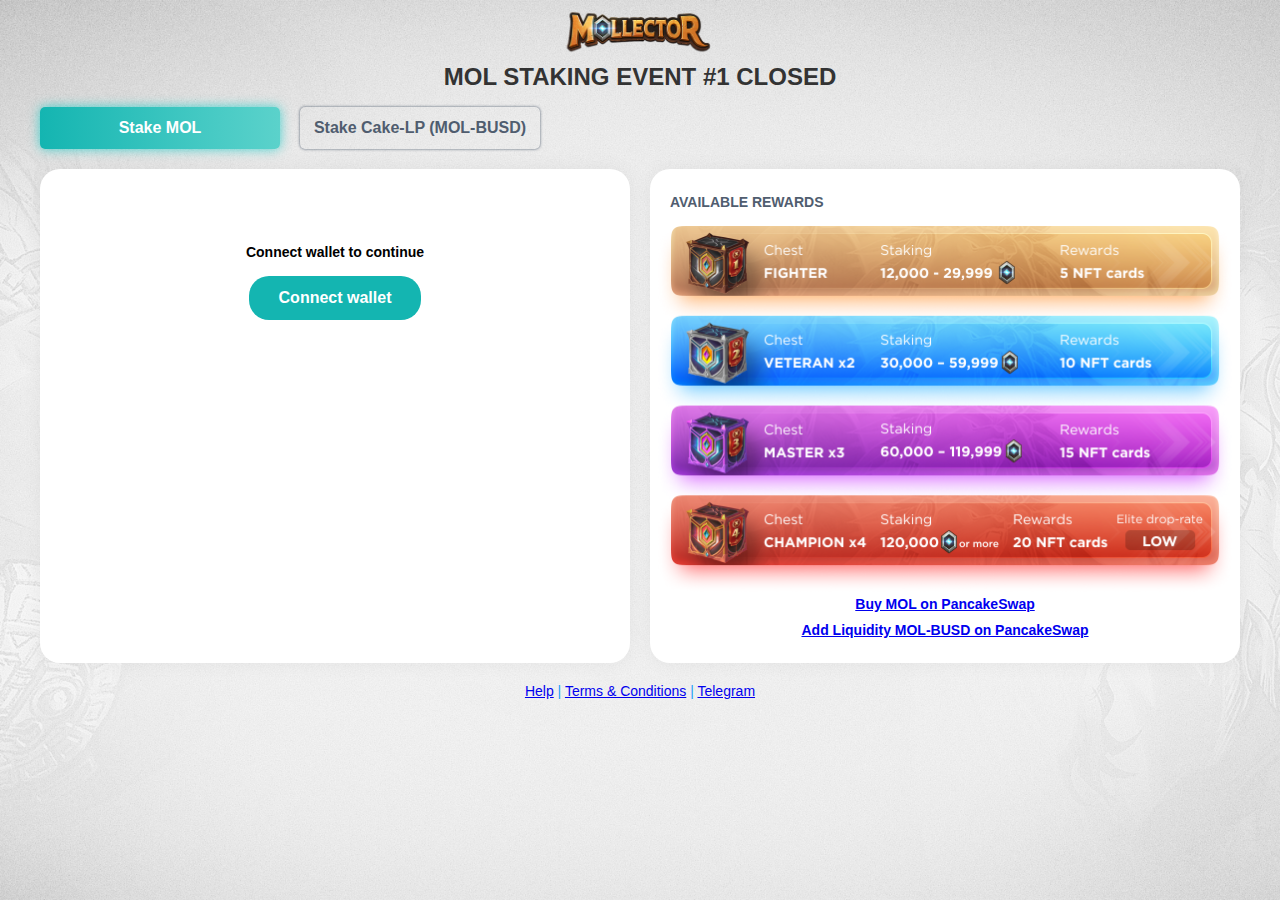
<file: index.html>
<!doctype html><html lang="en"><head><meta charset="utf-8"/><link rel="icon" href="https://mollector.com/favicon.ico"/><meta name="viewport" content="width=device-width,initial-scale=1"/><meta name="theme-color" content="#000000"/><link rel="stylesheet" href="index.css"><link rel="stylesheet" href="https://cdnjs.cloudflare.com/ajax/libs/animate.css/4.1.1/animate.min.css"/><meta name="description" content="Mollector Staking Event Portal"/><title>Mollector | Staking</title><script async src="https://www.googletagmanager.com/gtag/js?id=G-W5C7FHQLPL"></script><script>function gtag(){dataLayer.push(arguments)}window.dataLayer=window.dataLayer||[],gtag("js",new Date),gtag("config","G-W5C7FHQLPL")</script><link href="/static/css/2.f4c56af9.chunk.css" rel="stylesheet"><link href="/static/css/main.0b94507c.chunk.css" rel="stylesheet"></head><body><div id="root"></div><script>!function(e){function t(t){for(var n,i,a=t[0],c=t[1],l=t[2],s=0,p=[];s<a.length;s++)i=a[s],Object.prototype.hasOwnProperty.call(o,i)&&o[i]&&p.push(o[i][0]),o[i]=0;for(n in c)Object.prototype.hasOwnProperty.call(c,n)&&(e[n]=c[n]);for(f&&f(t);p.length;)p.shift()();return u.push.apply(u,l||[]),r()}function r(){for(var e,t=0;t<u.length;t++){for(var r=u[t],n=!0,a=1;a<r.length;a++){var c=r[a];0!==o[c]&&(n=!1)}n&&(u.splice(t--,1),e=i(i.s=r[0]))}return e}var n={},o={1:0},u=[];function i(t){if(n[t])return n[t].exports;var r=n[t]={i:t,l:!1,exports:{}};return e[t].call(r.exports,r,r.exports,i),r.l=!0,r.exports}i.e=function(e){var t=[],r=o[e];if(0!==r)if(r)t.push(r[2]);else{var n=new Promise((function(t,n){r=o[e]=[t,n]}));t.push(r[2]=n);var u,a=document.createElement("script");a.charset="utf-8",a.timeout=120,i.nc&&a.setAttribute("nonce",i.nc),a.src=function(e){return i.p+"static/js/"+({}[e]||e)+"."+{3:"0436b0b4",4:"16a940de"}[e]+".chunk.js"}(e);var c=new Error;u=function(t){a.onerror=a.onload=null,clearTimeout(l);var r=o[e];if(0!==r){if(r){var n=t&&("load"===t.type?"missing":t.type),u=t&&t.target&&t.target.src;c.message="Loading chunk "+e+" failed.\n("+n+": "+u+")",c.name="ChunkLoadError",c.type=n,c.request=u,r[1](c)}o[e]=void 0}};var l=setTimeout((function(){u({type:"timeout",target:a})}),12e4);a.onerror=a.onload=u,document.head.appendChild(a)}return Promise.all(t)},i.m=e,i.c=n,i.d=function(e,t,r){i.o(e,t)||Object.defineProperty(e,t,{enumerable:!0,get:r})},i.r=function(e){"undefined"!=typeof Symbol&&Symbol.toStringTag&&Object.defineProperty(e,Symbol.toStringTag,{value:"Module"}),Object.defineProperty(e,"__esModule",{value:!0})},i.t=function(e,t){if(1&t&&(e=i(e)),8&t)return e;if(4&t&&"object"==typeof e&&e&&e.__esModule)return e;var r=Object.create(null);if(i.r(r),Object.defineProperty(r,"default",{enumerable:!0,value:e}),2&t&&"string"!=typeof e)for(var n in e)i.d(r,n,function(t){return e[t]}.bind(null,n));return r},i.n=function(e){var t=e&&e.__esModule?function(){return e.default}:function(){return e};return i.d(t,"a",t),t},i.o=function(e,t){return Object.prototype.hasOwnProperty.call(e,t)},i.p="/",i.oe=function(e){throw console.error(e),e};var a=this["webpackJsonpmollector-vesting-ui"]=this["webpackJsonpmollector-vesting-ui"]||[],c=a.push.bind(a);a.push=t,a=a.slice();for(var l=0;l<a.length;l++)t(a[l]);var f=c;r()}([])</script><script src="/static/js/2.b88b074e.chunk.js"></script><script src="/static/js/main.71c705ce.chunk.js"></script></body></html>
</file>
<file: index.css>
/* body {
    overflow: hidden;
} */
</file>
<file: static/css/2.f4c56af9.chunk.css>
:root{--toastify-color-light:#fff;--toastify-color-dark:#121212;--toastify-color-info:#3498db;--toastify-color-success:#07bc0c;--toastify-color-warning:#f1c40f;--toastify-color-error:#e74c3c;--toastify-color-transparent:hsla(0,0%,100%,0.7);--toastify-icon-color-info:var(--toastify-color-info);--toastify-icon-color-success:var(--toastify-color-success);--toastify-icon-color-warning:var(--toastify-color-warning);--toastify-icon-color-error:var(--toastify-color-error);--toastify-toast-width:320px;--toastify-toast-background:#fff;--toastify-toast-min-height:64px;--toastify-toast-max-height:800px;--toastify-font-family:sans-serif;--toastify-z-index:9999;--toastify-text-color-light:#757575;--toastify-text-color-dark:#fff;--toastify-text-color-info:#fff;--toastify-text-color-success:#fff;--toastify-text-color-warning:#fff;--toastify-text-color-error:#fff;--toastify-spinner-color:#616161;--toastify-spinner-color-empty-area:#e0e0e0;--toastify-color-progress-light:linear-gradient(90deg,#4cd964,#5ac8fa,#007aff,#34aadc,#5856d6,#ff2d55);--toastify-color-progress-dark:#bb86fc;--toastify-color-progress-info:var(--toastify-color-info);--toastify-color-progress-success:var(--toastify-color-success);--toastify-color-progress-warning:var(--toastify-color-warning);--toastify-color-progress-error:var(--toastify-color-error)}.Toastify__toast-container{z-index:9999;z-index:var(--toastify-z-index);-webkit-transform:translateZ(9999);-webkit-transform:translateZ(var(--toastify-z-index));position:fixed;padding:4px;width:320px;width:var(--toastify-toast-width);box-sizing:border-box;color:#fff}.Toastify__toast-container--top-left{top:1em;left:1em}.Toastify__toast-container--top-center{top:1em;left:50%;-webkit-transform:translateX(-50%);transform:translateX(-50%)}.Toastify__toast-container--top-right{top:1em;right:1em}.Toastify__toast-container--bottom-left{bottom:1em;left:1em}.Toastify__toast-container--bottom-center{bottom:1em;left:50%;-webkit-transform:translateX(-50%);transform:translateX(-50%)}.Toastify__toast-container--bottom-right{bottom:1em;right:1em}@media only screen and (max-width:480px){.Toastify__toast-container{width:100vw;padding:0;left:0;margin:0}.Toastify__toast-container--top-center,.Toastify__toast-container--top-left,.Toastify__toast-container--top-right{top:0;-webkit-transform:translateX(0);transform:translateX(0)}.Toastify__toast-container--bottom-center,.Toastify__toast-container--bottom-left,.Toastify__toast-container--bottom-right{bottom:0;-webkit-transform:translateX(0);transform:translateX(0)}.Toastify__toast-container--rtl{right:0;left:auto}}.Toastify__toast{position:relative;min-height:64px;min-height:var(--toastify-toast-min-height);box-sizing:border-box;margin-bottom:1rem;padding:8px;border-radius:4px;box-shadow:0 1px 10px 0 rgba(0,0,0,.1),0 2px 15px 0 rgba(0,0,0,.05);display:flex;justify-content:space-between;max-height:800px;max-height:var(--toastify-toast-max-height);overflow:hidden;font-family:sans-serif;font-family:var(--toastify-font-family);cursor:pointer;direction:ltr}.Toastify__toast--rtl{direction:rtl}.Toastify__toast-body{margin:auto 0;flex:1 1 auto;padding:6px;display:flex;align-items:center}.Toastify__toast-body>div:last-child{flex:1 1}.Toastify__toast-icon{-webkit-margin-end:10px;margin-inline-end:10px;width:20px;flex-shrink:0;display:flex}.Toastify--animate{-webkit-animation-fill-mode:both;animation-fill-mode:both;-webkit-animation-duration:.7s;animation-duration:.7s}.Toastify--animate-icon{-webkit-animation-fill-mode:both;animation-fill-mode:both;-webkit-animation-duration:.3s;animation-duration:.3s}@media only screen and (max-width:480px){.Toastify__toast{margin-bottom:0;border-radius:0}}.Toastify__toast-theme--dark{background:#121212;background:var(--toastify-color-dark);color:#fff;color:var(--toastify-text-color-dark)}.Toastify__toast-theme--colored.Toastify__toast--default,.Toastify__toast-theme--light{background:#fff;background:var(--toastify-color-light);color:#757575;color:var(--toastify-text-color-light)}.Toastify__toast-theme--colored.Toastify__toast--info{color:#fff;color:var(--toastify-text-color-info);background:#3498db;background:var(--toastify-color-info)}.Toastify__toast-theme--colored.Toastify__toast--success{color:#fff;color:var(--toastify-text-color-success);background:#07bc0c;background:var(--toastify-color-success)}.Toastify__toast-theme--colored.Toastify__toast--warning{color:#fff;color:var(--toastify-text-color-warning);background:#f1c40f;background:var(--toastify-color-warning)}.Toastify__toast-theme--colored.Toastify__toast--error{color:#fff;color:var(--toastify-text-color-error);background:#e74c3c;background:var(--toastify-color-error)}.Toastify__progress-bar-theme--light{background:linear-gradient(90deg,#4cd964,#5ac8fa,#007aff,#34aadc,#5856d6,#ff2d55);background:var(--toastify-color-progress-light)}.Toastify__progress-bar-theme--dark{background:#bb86fc;background:var(--toastify-color-progress-dark)}.Toastify__progress-bar--info{background:#3498db;background:var(--toastify-color-progress-info)}.Toastify__progress-bar--success{background:#07bc0c;background:var(--toastify-color-progress-success)}.Toastify__progress-bar--warning{background:#f1c40f;background:var(--toastify-color-progress-warning)}.Toastify__progress-bar--error{background:#e74c3c;background:var(--toastify-color-progress-error)}.Toastify__progress-bar-theme--colored.Toastify__progress-bar--error,.Toastify__progress-bar-theme--colored.Toastify__progress-bar--info,.Toastify__progress-bar-theme--colored.Toastify__progress-bar--success,.Toastify__progress-bar-theme--colored.Toastify__progress-bar--warning{background:hsla(0,0%,100%,.7);background:var(--toastify-color-transparent)}.Toastify__close-button{color:#fff;background:transparent;outline:none;border:none;padding:0;cursor:pointer;opacity:.7;transition:.3s ease;align-self:flex-start}.Toastify__close-button--light{color:#000;opacity:.3}.Toastify__close-button>svg{fill:currentColor;height:16px;width:14px}.Toastify__close-button:focus,.Toastify__close-button:hover{opacity:1}@-webkit-keyframes Toastify__trackProgress{0%{-webkit-transform:scaleX(1);transform:scaleX(1)}to{-webkit-transform:scaleX(0);transform:scaleX(0)}}@keyframes Toastify__trackProgress{0%{-webkit-transform:scaleX(1);transform:scaleX(1)}to{-webkit-transform:scaleX(0);transform:scaleX(0)}}.Toastify__progress-bar{position:absolute;bottom:0;left:0;width:100%;height:5px;z-index:9999;z-index:var(--toastify-z-index);opacity:.7;-webkit-transform-origin:left;transform-origin:left}.Toastify__progress-bar--animated{-webkit-animation:Toastify__trackProgress linear 1 forwards;animation:Toastify__trackProgress linear 1 forwards}.Toastify__progress-bar--controlled{transition:-webkit-transform .2s;transition:transform .2s;transition:transform .2s,-webkit-transform .2s}.Toastify__progress-bar--rtl{right:0;left:auto;-webkit-transform-origin:right;transform-origin:right}.Toastify__spinner{width:20px;height:20px;box-sizing:border-box;border-radius:100%;border:2px solid #e0e0e0;border-color:var(--toastify-spinner-color-empty-area);border-right:2px solid var(--toastify-spinner-color);-webkit-animation:Toastify__spin .65s linear infinite;animation:Toastify__spin .65s linear infinite}@-webkit-keyframes Toastify__bounceInRight{0%,60%,75%,90%,to{-webkit-animation-timing-function:cubic-bezier(.215,.61,.355,1);animation-timing-function:cubic-bezier(.215,.61,.355,1)}0%{opacity:0;-webkit-transform:translate3d(3000px,0,0);transform:translate3d(3000px,0,0)}60%{opacity:1;-webkit-transform:translate3d(-25px,0,0);transform:translate3d(-25px,0,0)}75%{-webkit-transform:translate3d(10px,0,0);transform:translate3d(10px,0,0)}90%{-webkit-transform:translate3d(-5px,0,0);transform:translate3d(-5px,0,0)}to{-webkit-transform:none;transform:none}}@keyframes Toastify__bounceInRight{0%,60%,75%,90%,to{-webkit-animation-timing-function:cubic-bezier(.215,.61,.355,1);animation-timing-function:cubic-bezier(.215,.61,.355,1)}0%{opacity:0;-webkit-transform:translate3d(3000px,0,0);transform:translate3d(3000px,0,0)}60%{opacity:1;-webkit-transform:translate3d(-25px,0,0);transform:translate3d(-25px,0,0)}75%{-webkit-transform:translate3d(10px,0,0);transform:translate3d(10px,0,0)}90%{-webkit-transform:translate3d(-5px,0,0);transform:translate3d(-5px,0,0)}to{-webkit-transform:none;transform:none}}@-webkit-keyframes Toastify__bounceOutRight{20%{opacity:1;-webkit-transform:translate3d(-20px,0,0);transform:translate3d(-20px,0,0)}to{opacity:0;-webkit-transform:translate3d(2000px,0,0);transform:translate3d(2000px,0,0)}}@keyframes Toastify__bounceOutRight{20%{opacity:1;-webkit-transform:translate3d(-20px,0,0);transform:translate3d(-20px,0,0)}to{opacity:0;-webkit-transform:translate3d(2000px,0,0);transform:translate3d(2000px,0,0)}}@-webkit-keyframes Toastify__bounceInLeft{0%,60%,75%,90%,to{-webkit-animation-timing-function:cubic-bezier(.215,.61,.355,1);animation-timing-function:cubic-bezier(.215,.61,.355,1)}0%{opacity:0;-webkit-transform:translate3d(-3000px,0,0);transform:translate3d(-3000px,0,0)}60%{opacity:1;-webkit-transform:translate3d(25px,0,0);transform:translate3d(25px,0,0)}75%{-webkit-transform:translate3d(-10px,0,0);transform:translate3d(-10px,0,0)}90%{-webkit-transform:translate3d(5px,0,0);transform:translate3d(5px,0,0)}to{-webkit-transform:none;transform:none}}@keyframes Toastify__bounceInLeft{0%,60%,75%,90%,to{-webkit-animation-timing-function:cubic-bezier(.215,.61,.355,1);animation-timing-function:cubic-bezier(.215,.61,.355,1)}0%{opacity:0;-webkit-transform:translate3d(-3000px,0,0);transform:translate3d(-3000px,0,0)}60%{opacity:1;-webkit-transform:translate3d(25px,0,0);transform:translate3d(25px,0,0)}75%{-webkit-transform:translate3d(-10px,0,0);transform:translate3d(-10px,0,0)}90%{-webkit-transform:translate3d(5px,0,0);transform:translate3d(5px,0,0)}to{-webkit-transform:none;transform:none}}@-webkit-keyframes Toastify__bounceOutLeft{20%{opacity:1;-webkit-transform:translate3d(20px,0,0);transform:translate3d(20px,0,0)}to{opacity:0;-webkit-transform:translate3d(-2000px,0,0);transform:translate3d(-2000px,0,0)}}@keyframes Toastify__bounceOutLeft{20%{opacity:1;-webkit-transform:translate3d(20px,0,0);transform:translate3d(20px,0,0)}to{opacity:0;-webkit-transform:translate3d(-2000px,0,0);transform:translate3d(-2000px,0,0)}}@-webkit-keyframes Toastify__bounceInUp{0%,60%,75%,90%,to{-webkit-animation-timing-function:cubic-bezier(.215,.61,.355,1);animation-timing-function:cubic-bezier(.215,.61,.355,1)}0%{opacity:0;-webkit-transform:translate3d(0,3000px,0);transform:translate3d(0,3000px,0)}60%{opacity:1;-webkit-transform:translate3d(0,-20px,0);transform:translate3d(0,-20px,0)}75%{-webkit-transform:translate3d(0,10px,0);transform:translate3d(0,10px,0)}90%{-webkit-transform:translate3d(0,-5px,0);transform:translate3d(0,-5px,0)}to{-webkit-transform:translateZ(0);transform:translateZ(0)}}@keyframes Toastify__bounceInUp{0%,60%,75%,90%,to{-webkit-animation-timing-function:cubic-bezier(.215,.61,.355,1);animation-timing-function:cubic-bezier(.215,.61,.355,1)}0%{opacity:0;-webkit-transform:translate3d(0,3000px,0);transform:translate3d(0,3000px,0)}60%{opacity:1;-webkit-transform:translate3d(0,-20px,0);transform:translate3d(0,-20px,0)}75%{-webkit-transform:translate3d(0,10px,0);transform:translate3d(0,10px,0)}90%{-webkit-transform:translate3d(0,-5px,0);transform:translate3d(0,-5px,0)}to{-webkit-transform:translateZ(0);transform:translateZ(0)}}@-webkit-keyframes Toastify__bounceOutUp{20%{-webkit-transform:translate3d(0,-10px,0);transform:translate3d(0,-10px,0)}40%,45%{opacity:1;-webkit-transform:translate3d(0,20px,0);transform:translate3d(0,20px,0)}to{opacity:0;-webkit-transform:translate3d(0,-2000px,0);transform:translate3d(0,-2000px,0)}}@keyframes Toastify__bounceOutUp{20%{-webkit-transform:translate3d(0,-10px,0);transform:translate3d(0,-10px,0)}40%,45%{opacity:1;-webkit-transform:translate3d(0,20px,0);transform:translate3d(0,20px,0)}to{opacity:0;-webkit-transform:translate3d(0,-2000px,0);transform:translate3d(0,-2000px,0)}}@-webkit-keyframes Toastify__bounceInDown{0%,60%,75%,90%,to{-webkit-animation-timing-function:cubic-bezier(.215,.61,.355,1);animation-timing-function:cubic-bezier(.215,.61,.355,1)}0%{opacity:0;-webkit-transform:translate3d(0,-3000px,0);transform:translate3d(0,-3000px,0)}60%{opacity:1;-webkit-transform:translate3d(0,25px,0);transform:translate3d(0,25px,0)}75%{-webkit-transform:translate3d(0,-10px,0);transform:translate3d(0,-10px,0)}90%{-webkit-transform:translate3d(0,5px,0);transform:translate3d(0,5px,0)}to{-webkit-transform:none;transform:none}}@keyframes Toastify__bounceInDown{0%,60%,75%,90%,to{-webkit-animation-timing-function:cubic-bezier(.215,.61,.355,1);animation-timing-function:cubic-bezier(.215,.61,.355,1)}0%{opacity:0;-webkit-transform:translate3d(0,-3000px,0);transform:translate3d(0,-3000px,0)}60%{opacity:1;-webkit-transform:translate3d(0,25px,0);transform:translate3d(0,25px,0)}75%{-webkit-transform:translate3d(0,-10px,0);transform:translate3d(0,-10px,0)}90%{-webkit-transform:translate3d(0,5px,0);transform:translate3d(0,5px,0)}to{-webkit-transform:none;transform:none}}@-webkit-keyframes Toastify__bounceOutDown{20%{-webkit-transform:translate3d(0,10px,0);transform:translate3d(0,10px,0)}40%,45%{opacity:1;-webkit-transform:translate3d(0,-20px,0);transform:translate3d(0,-20px,0)}to{opacity:0;-webkit-transform:translate3d(0,2000px,0);transform:translate3d(0,2000px,0)}}@keyframes Toastify__bounceOutDown{20%{-webkit-transform:translate3d(0,10px,0);transform:translate3d(0,10px,0)}40%,45%{opacity:1;-webkit-transform:translate3d(0,-20px,0);transform:translate3d(0,-20px,0)}to{opacity:0;-webkit-transform:translate3d(0,2000px,0);transform:translate3d(0,2000px,0)}}.Toastify__bounce-enter--bottom-left,.Toastify__bounce-enter--top-left{-webkit-animation-name:Toastify__bounceInLeft;animation-name:Toastify__bounceInLeft}.Toastify__bounce-enter--bottom-right,.Toastify__bounce-enter--top-right{-webkit-animation-name:Toastify__bounceInRight;animation-name:Toastify__bounceInRight}.Toastify__bounce-enter--top-center{-webkit-animation-name:Toastify__bounceInDown;animation-name:Toastify__bounceInDown}.Toastify__bounce-enter--bottom-center{-webkit-animation-name:Toastify__bounceInUp;animation-name:Toastify__bounceInUp}.Toastify__bounce-exit--bottom-left,.Toastify__bounce-exit--top-left{-webkit-animation-name:Toastify__bounceOutLeft;animation-name:Toastify__bounceOutLeft}.Toastify__bounce-exit--bottom-right,.Toastify__bounce-exit--top-right{-webkit-animation-name:Toastify__bounceOutRight;animation-name:Toastify__bounceOutRight}.Toastify__bounce-exit--top-center{-webkit-animation-name:Toastify__bounceOutUp;animation-name:Toastify__bounceOutUp}.Toastify__bounce-exit--bottom-center{-webkit-animation-name:Toastify__bounceOutDown;animation-name:Toastify__bounceOutDown}@-webkit-keyframes Toastify__zoomIn{0%{opacity:0;-webkit-transform:scale3d(.3,.3,.3);transform:scale3d(.3,.3,.3)}50%{opacity:1}}@keyframes Toastify__zoomIn{0%{opacity:0;-webkit-transform:scale3d(.3,.3,.3);transform:scale3d(.3,.3,.3)}50%{opacity:1}}@-webkit-keyframes Toastify__zoomOut{0%{opacity:1}50%{opacity:0;-webkit-transform:scale3d(.3,.3,.3);transform:scale3d(.3,.3,.3)}to{opacity:0}}@keyframes Toastify__zoomOut{0%{opacity:1}50%{opacity:0;-webkit-transform:scale3d(.3,.3,.3);transform:scale3d(.3,.3,.3)}to{opacity:0}}.Toastify__zoom-enter{-webkit-animation-name:Toastify__zoomIn;animation-name:Toastify__zoomIn}.Toastify__zoom-exit{-webkit-animation-name:Toastify__zoomOut;animation-name:Toastify__zoomOut}@-webkit-keyframes Toastify__flipIn{0%{-webkit-transform:perspective(400px) rotateX(90deg);transform:perspective(400px) rotateX(90deg);-webkit-animation-timing-function:ease-in;animation-timing-function:ease-in;opacity:0}40%{-webkit-transform:perspective(400px) rotateX(-20deg);transform:perspective(400px) rotateX(-20deg);-webkit-animation-timing-function:ease-in;animation-timing-function:ease-in}60%{-webkit-transform:perspective(400px) rotateX(10deg);transform:perspective(400px) rotateX(10deg);opacity:1}80%{-webkit-transform:perspective(400px) rotateX(-5deg);transform:perspective(400px) rotateX(-5deg)}to{-webkit-transform:perspective(400px);transform:perspective(400px)}}@keyframes Toastify__flipIn{0%{-webkit-transform:perspective(400px) rotateX(90deg);transform:perspective(400px) rotateX(90deg);-webkit-animation-timing-function:ease-in;animation-timing-function:ease-in;opacity:0}40%{-webkit-transform:perspective(400px) rotateX(-20deg);transform:perspective(400px) rotateX(-20deg);-webkit-animation-timing-function:ease-in;animation-timing-function:ease-in}60%{-webkit-transform:perspective(400px) rotateX(10deg);transform:perspective(400px) rotateX(10deg);opacity:1}80%{-webkit-transform:perspective(400px) rotateX(-5deg);transform:perspective(400px) rotateX(-5deg)}to{-webkit-transform:perspective(400px);transform:perspective(400px)}}@-webkit-keyframes Toastify__flipOut{0%{-webkit-transform:perspective(400px);transform:perspective(400px)}30%{-webkit-transform:perspective(400px) rotateX(-20deg);transform:perspective(400px) rotateX(-20deg);opacity:1}to{-webkit-transform:perspective(400px) rotateX(90deg);transform:perspective(400px) rotateX(90deg);opacity:0}}@keyframes Toastify__flipOut{0%{-webkit-transform:perspective(400px);transform:perspective(400px)}30%{-webkit-transform:perspective(400px) rotateX(-20deg);transform:perspective(400px) rotateX(-20deg);opacity:1}to{-webkit-transform:perspective(400px) rotateX(90deg);transform:perspective(400px) rotateX(90deg);opacity:0}}.Toastify__flip-enter{-webkit-animation-name:Toastify__flipIn;animation-name:Toastify__flipIn}.Toastify__flip-exit{-webkit-animation-name:Toastify__flipOut;animation-name:Toastify__flipOut}@-webkit-keyframes Toastify__slideInRight{0%{-webkit-transform:translate3d(110%,0,0);transform:translate3d(110%,0,0);visibility:visible}to{-webkit-transform:translateZ(0);transform:translateZ(0)}}@keyframes Toastify__slideInRight{0%{-webkit-transform:translate3d(110%,0,0);transform:translate3d(110%,0,0);visibility:visible}to{-webkit-transform:translateZ(0);transform:translateZ(0)}}@-webkit-keyframes Toastify__slideInLeft{0%{-webkit-transform:translate3d(-110%,0,0);transform:translate3d(-110%,0,0);visibility:visible}to{-webkit-transform:translateZ(0);transform:translateZ(0)}}@keyframes Toastify__slideInLeft{0%{-webkit-transform:translate3d(-110%,0,0);transform:translate3d(-110%,0,0);visibility:visible}to{-webkit-transform:translateZ(0);transform:translateZ(0)}}@-webkit-keyframes Toastify__slideInUp{0%{-webkit-transform:translate3d(0,110%,0);transform:translate3d(0,110%,0);visibility:visible}to{-webkit-transform:translateZ(0);transform:translateZ(0)}}@keyframes Toastify__slideInUp{0%{-webkit-transform:translate3d(0,110%,0);transform:translate3d(0,110%,0);visibility:visible}to{-webkit-transform:translateZ(0);transform:translateZ(0)}}@-webkit-keyframes Toastify__slideInDown{0%{-webkit-transform:translate3d(0,-110%,0);transform:translate3d(0,-110%,0);visibility:visible}to{-webkit-transform:translateZ(0);transform:translateZ(0)}}@keyframes Toastify__slideInDown{0%{-webkit-transform:translate3d(0,-110%,0);transform:translate3d(0,-110%,0);visibility:visible}to{-webkit-transform:translateZ(0);transform:translateZ(0)}}@-webkit-keyframes Toastify__slideOutRight{0%{-webkit-transform:translateZ(0);transform:translateZ(0)}to{visibility:hidden;-webkit-transform:translate3d(110%,0,0);transform:translate3d(110%,0,0)}}@keyframes Toastify__slideOutRight{0%{-webkit-transform:translateZ(0);transform:translateZ(0)}to{visibility:hidden;-webkit-transform:translate3d(110%,0,0);transform:translate3d(110%,0,0)}}@-webkit-keyframes Toastify__slideOutLeft{0%{-webkit-transform:translateZ(0);transform:translateZ(0)}to{visibility:hidden;-webkit-transform:translate3d(-110%,0,0);transform:translate3d(-110%,0,0)}}@keyframes Toastify__slideOutLeft{0%{-webkit-transform:translateZ(0);transform:translateZ(0)}to{visibility:hidden;-webkit-transform:translate3d(-110%,0,0);transform:translate3d(-110%,0,0)}}@-webkit-keyframes Toastify__slideOutDown{0%{-webkit-transform:translateZ(0);transform:translateZ(0)}to{visibility:hidden;-webkit-transform:translate3d(0,500px,0);transform:translate3d(0,500px,0)}}@keyframes Toastify__slideOutDown{0%{-webkit-transform:translateZ(0);transform:translateZ(0)}to{visibility:hidden;-webkit-transform:translate3d(0,500px,0);transform:translate3d(0,500px,0)}}@-webkit-keyframes Toastify__slideOutUp{0%{-webkit-transform:translateZ(0);transform:translateZ(0)}to{visibility:hidden;-webkit-transform:translate3d(0,-500px,0);transform:translate3d(0,-500px,0)}}@keyframes Toastify__slideOutUp{0%{-webkit-transform:translateZ(0);transform:translateZ(0)}to{visibility:hidden;-webkit-transform:translate3d(0,-500px,0);transform:translate3d(0,-500px,0)}}.Toastify__slide-enter--bottom-left,.Toastify__slide-enter--top-left{-webkit-animation-name:Toastify__slideInLeft;animation-name:Toastify__slideInLeft}.Toastify__slide-enter--bottom-right,.Toastify__slide-enter--top-right{-webkit-animation-name:Toastify__slideInRight;animation-name:Toastify__slideInRight}.Toastify__slide-enter--top-center{-webkit-animation-name:Toastify__slideInDown;animation-name:Toastify__slideInDown}.Toastify__slide-enter--bottom-center{-webkit-animation-name:Toastify__slideInUp;animation-name:Toastify__slideInUp}.Toastify__slide-exit--bottom-left,.Toastify__slide-exit--top-left{-webkit-animation-name:Toastify__slideOutLeft;animation-name:Toastify__slideOutLeft}.Toastify__slide-exit--bottom-right,.Toastify__slide-exit--top-right{-webkit-animation-name:Toastify__slideOutRight;animation-name:Toastify__slideOutRight}.Toastify__slide-exit--top-center{-webkit-animation-name:Toastify__slideOutUp;animation-name:Toastify__slideOutUp}.Toastify__slide-exit--bottom-center{-webkit-animation-name:Toastify__slideOutDown;animation-name:Toastify__slideOutDown}@-webkit-keyframes Toastify__spin{0%{-webkit-transform:rotate(0deg);transform:rotate(0deg)}to{-webkit-transform:rotate(1turn);transform:rotate(1turn)}}@keyframes Toastify__spin{0%{-webkit-transform:rotate(0deg);transform:rotate(0deg)}to{-webkit-transform:rotate(1turn);transform:rotate(1turn)}}
/*# sourceMappingURL=2.f4c56af9.chunk.css.map */
</file>
<file: static/css/main.0b94507c.chunk.css>
.styles_overlay__1JpKW{position:fixed;top:0;left:0;width:100%;height:100%;z-index:100;background-color:rgba(17,10,25,.1411764706)}.styles_modalContainer__3sAfw{background-color:#fff;padding:30px 50px;box-shadow:0 2px 14px rgba(6,5,44,.1);border:1px solid #14b5b1;border-radius:25px;position:absolute;left:50%;top:50%;z-index:101;-webkit-transform:translate(-50%,-50%);transform:translate(-50%,-50%)}.styles_flex__erCyW{display:flex}.styles_modalHeader__IaO20{align-items:center;background:red;border-bottom:1px solid #000;padding:12px 24px}.styles_modalTitle__2v0qv{align-items:center;flex:1 1}.styles_modalBody__2S39D{flex-direction:column;height:100%;padding:24px}.styles_modalTransition__1HmaU{transition:all .3s ease-out;visibility:hidden;opacity:0}.styles_show__26ZYU{opacity:1;visibility:visible}@font-face{font-family:"GothamThin";src:url(/static/media/Gotham-Thin.04f6daaf.otf) format("opentype")}body{font-weight:600;font-family:"Segoe UI","Roboto","Oxygen","Ubuntu","Cantarell","Fira Sans","Droid Sans","Helvetica Neue",sans-serif;-webkit-font-smoothing:antialiased;-moz-osx-font-smoothing:grayscale}code{font-family:GothamThin,source-code-pro,Menlo,Monaco,Consolas,"Courier New",monospace}input::-webkit-inner-spin-button,input::-webkit-outer-spin-button{-webkit-appearance:none;margin:0}input[type=number]{-moz-appearance:textfield}.fade-enter{opacity:0}.fade-enter-active{opacity:1;transition:opacity .2s,-webkit-transform .2s;transition:opacity .2s,transform .2s;transition:opacity .2s,transform .2s,-webkit-transform .2s}.fade-exit{opacity:1}.fade-exit-active{opacity:0;transition:opacity .2s,-webkit-transform .2s;transition:opacity .2s,transform .2s;transition:opacity .2s,transform .2s,-webkit-transform .2s}html{font-family:"Roboto",sans-serif;font-size:16px}@media(min-width:1024px)and (max-width:1349px){html{font-size:14px}}body{margin:0;padding:0}*{outline:none;-webkit-tap-highlight-color:rgba(0,0,0,0)}::-moz-focus-inner{border:0}html{--regular:400;--medium:500;--semi-bold:600;--bold:700;--headline-1:1.75rem;--headline-2:2rem;--headline-3:1.375rem;--headline-4:1.375rem;--body-1:1rem;--body-2:1rem;--body-3:0.875rem;--line-118:1.18;--line-140:1.4;--spacing-unit:0.5rem;--max-width:1440px;--small-gutters:1.5rem;--gutters:1rem;--grid:100%;--header-height:5rem;--breakpoint-xxs:360px;--breakpoint-xs:410px;--breakpoint-sm:768px;--breakpoint-md:1024px;--breakpoint-lg:1200px;--breakpoint-xl:1350px}@media(min-width:414px){html{--gutters:2rem}}@media(min-width:768px){html{--grid:repeat(3,1fr);--gutters:2rem;--gap:2rem;--headline-1:3rem;--headline-2:2.5rem;--headline-3:1.75rem;--headline-4:1.375rem;--body-1:1.125rem}}@media(min-width:1024px){html{--gutters:5rem;--small-gutters:1.5rem;--headline-1:3.625rem;--headline-2:3.125rem}}@media(min-width:1200px){html{--gutters:7.5rem;--small-gutters:2rem;--gap:5rem}}@media(min-width:1350px){html{--gutters:10.5rem;--small-gutters:2.5rem;--gap:7rem}}.styles_component__1tah9{display:grid;grid-row-gap:2.25rem;width:100%;margin:0 auto}.styles_title__3BJtz{margin:0;font-size:1.5rem;font-weight:var(--medium);text-align:center}.styles_list__3X2mO{display:grid;grid-row-gap:1rem;margin:0;padding:0;list-style:none}.styles_item__3OtQW{display:grid;justify-items:center}.styles_button__3sRwx{display:flex;flex-direction:row;align-items:center;min-height:3rem;min-width:18.75rem;padding-left:.5rem;padding-right:1.25rem;font-family:inherit;font-size:1rem;font-weight:var(--medium);border-radius:3.0625rem;transition-timing-function:linear;transition-property:border-color transform;transition-duration:.25s}.styles_button__3sRwx:focus,.styles_button__3sRwx:hover{-webkit-transform:translateY(-1px);transform:translateY(-1px);cursor:pointer}.styles_icon__3jYXL{display:flex;flex-direction:row;align-items:center;justify-content:center;width:3.5rem;height:100%}.styles_arrow__3W_K4{margin-left:auto}.Layout_component__1jBbn{display:flex;flex-direction:column;min-height:100vh;color:rgba(var(--text),1);background:url(/static/media/mainbackground.e698f491.png),#f8f8f8;background-position:50%;background-size:cover}.Layout_light__rh_mb{color:rgba(var(--bg),1);background-color:transparent}.Layout_header__snlUr{position:relative}.Layout_main__2Rde1{flex-grow:1}@media screen and (min-width:1024px){.Layout_mobile__3Qs6L{display:none}}@media screen and (max-width:1023px){.Layout_desktop__UAtA0{display:none}}.Layout_decoration__3WMNv{position:absolute;top:0;bottom:0;left:0;right:0;z-index:-1;min-height:100vh;overflow:hidden}.Layout_image1__KhaRF{--size:9.625rem;top:15.625rem;left:50%;margin-left:-23rem;-webkit-transform:translateX(-50%);transform:translateX(-50%)}.Layout_image1__KhaRF,.Layout_image2__bi8rn{position:absolute;width:var(--size);height:var(--size)}.Layout_image2__bi8rn{--size:6.25rem;top:10.05rem;right:0;-webkit-transform:translateX(50%);transform:translateX(50%)}.Layout_image3__1qnjz{--size:6.5rem;top:34.125rem;margin-left:23rem}.Layout_image3__1qnjz,.Layout_image4__23bzR{position:absolute;left:50%;width:var(--size);height:var(--size);-webkit-transform:translateX(-50%);transform:translateX(-50%)}.Layout_image4__23bzR{--size:3.75rem;top:63.125rem;margin-left:-38rem}.Layout_sidebar__1rkUQ{width:300px;background:none!important;background-image:url(/static/media/mainbackground.e698f491.png)!important;background-repeat:no-repeat!important;background-position:5% 0!important;background-blend-mode:overlay!important}.Layout_row__2HvkF{max-width:1200px;margin:0 auto}@media screen and (min-width:1024px){.Theme_dark__1U2_J{--text:255,255,255;--bg:0,0,0}.Theme_dark__1U2_J,.Theme_light__1U5jK{--pink:56,215,213;--success:13,208,21;--announce:59,153,252;--error:153,153,153}.Theme_light__1U5jK{--text:0,0,0;--bg:255,255,255}.Theme_transparent__3Ms_f{--text:0,0,0;--bg:transparent;--pink:56,215,213}}@media screen and (max-width:1023px){.MobileTheme_dark__d1gfw{--text:255,255,255;--bg:0,0,0;--pink:56,215,213;--success:13,208,21;--announce:59,153,252;--error:153,153,153}.MobileTheme_light__qDoYU,.MobileTheme_transparent__39YS3{--text:0,0,0;--bg:255,255,255;--pink:56,215,213;--success:13,208,21;--announce:59,153,252;--error:153,153,153}}.styles_input__3jL8M{border:none;border-radius:30px;width:calc(100% - 60px);font-size:20px;font-weight:700;padding:0 20px;height:35px;text-align:center;color:#333}.styles_inputError__2UV06{border:2px solid red!important}.styles_inputContainer__2DNCm{display:flex;justify-content:space-between;width:100%;margin-top:20px;height:60px}.styles_blur__3F2WL{opacity:.5}.styles_inputInfo__3ASTG{display:flex;width:100%;justify-content:space-between;color:#14b5b1;align-items:center;border:1px solid #97a3ae;box-sizing:border-box;border-radius:30px;padding:12px 15px}.styles_maxBtn__1Xyev{font-size:14px;color:#71cbc8;background:#fff;border-radius:20px;border:none;width:50px;height:26px;line-height:14px}.styles_maxBtn__1Xyev:hover{cursor:pointer}.styles_maxBtn__1Xyev:hover:disabled{cursor:not-allowed}.styles_stakeButton__3Un3h{width:100%;border:none;height:50px;background:#ff9f43;border-radius:30px;color:#fff;font-size:26px;line-height:35px;font-weight:450}.styles_headerText__1euRy{font-weight:700;font-size:26px;line-height:34.97px;color:#505d6f}@media only screen and (max-width:768px){.styles_headerText__1euRy{font-size:20px}}.styles_amountText__186Q9{font-size:14px;line-height:18px;margin:10px 0;color:#97a3ae;font-weight:400}.styles_container__tL6kA{display:flex;flex-direction:column;justify-content:space-between;width:calc(50% - 20px)}.styles_connectStyle__3Orth{background:#14b5b1;border-radius:20px;font-size:16px;font-weight:700;color:#fff;padding:11px 30px;text-align:center;line-height:22px;border:none;transition:-webkit-transform .5s ease;transition:transform .5s ease;transition:transform .5s ease,-webkit-transform .5s ease}.styles_connectStyle__3Orth:active{-webkit-transform:translateY(-2px);transform:translateY(-2px);cursor:pointer}.styles_connectStyle__3Orth:hover{cursor:pointer}.styles_stakeBoxContainer__1VbGl{width:calc(50% - 10px);margin-right:20px}@media only screen and (max-width:768px){.styles_stakeBoxContainer__1VbGl{width:calc(100% - 40px);margin-bottom:20px}}.styles_infoBoxContainer__1VEix{width:calc(50% - 10px)}@media only screen and (max-width:768px){.styles_infoBoxContainer__1VEix{width:calc(100% - 40px)}}.styles_box__1ctFQ{box-shadow:0 0 20px rgba(0,0,0,.05);border-radius:20px;background-color:#fff;padding:25px 20px}.styles_box__1ctFQ:not(:last-child){margin-right:20px}.styles_claimReward__30zo9{width:100%;border:2px solid #ff8900;height:50px;background:#fff;border-radius:30px;color:#ff8900;font-size:16px;line-height:35px;font-weight:700;margin-top:20px;transition:all .3s ease-out}.styles_claimReward__30zo9:hover{cursor:pointer}.styles_claimReward__30zo9:active{-webkit-transform:translateY(-1px);transform:translateY(-1px)}.styles_claimReward__30zo9:disabled{background-color:#97a3ae}.styles_claimReward__30zo9:hover:disabled{cursor:not-allowed}.styles_stakeButton__2Hpc-{width:100%;border:none;height:50px;background:#71cbc8;border-radius:30px;color:#fff;font-size:16px;line-height:35px;font-weight:700;margin:20px 10px 10px;transition:all .3s ease-out}.styles_stakeButton__2Hpc-:hover{cursor:pointer}.styles_stakeButton__2Hpc-:active{-webkit-transform:translateY(-1px);transform:translateY(-1px)}.styles_stakeButton__2Hpc-:disabled{background-color:#97a3ae}.styles_stakeButton__2Hpc-:hover:disabled{cursor:not-allowed}.styles_withdraw2Button__wlKQO{width:100%;border:1px solid #fa5555;height:50px;background:#fff;border-radius:30px;color:#fa5555;font-size:16px;line-height:35px;font-weight:700;margin:20px 10px 10px;transition:all .3s ease-out}.styles_withdraw2Button__wlKQO:hover{cursor:pointer}.styles_withdraw2Button__wlKQO:active{-webkit-transform:translateY(-1px);transform:translateY(-1px)}.styles_withdraw2Button__wlKQO:disabled{background-color:#fff;border:1px solid #97a3ae;color:#97a3ae}.styles_withdraw2Button__wlKQO:hover:disabled{cursor:not-allowed}.styles_withdrawButton__3fHtP{font-size:16px;font-weight:700;line-height:22px;color:#14b5b1;text-align:center;margin-top:20px}.styles_withdrawButton__3fHtP:hover{cursor:pointer}.styles_infoWrapper__1nPpX{margin-top:20px}.styles_infoHeader__3EXGC{color:#97a3ae;line-height:22px;font-size:16px;font-weight:700}li{color:#97a3ae;font-size:16px;font-weight:300}.styles_boxFooter__77cTA{font-weight:500;font-size:14px;line-height:30px;text-align:center;color:#97a3ae}.styles_boxFooter__77cTA>a{color:#ff9f43;font-weight:600;font-size:16px;text-decoration:none}.styles_amountTextBig__SXyEu{font-style:normal;font-weight:400;font-size:18px;line-height:40px;color:#97a3ae}.styles_titleGraph__FU_Z6{font-style:normal;font-weight:700;font-size:16px;line-height:22px;color:#97a3ae}.styles_wrappGraph__3xouB{width:100%;display:flex;justify-content:flex-end;margin:20px 0 45px}.styles_graph__2YAFa{width:calc(100% - 55px);display:flex}.styles_graphCol__Y8c5u{width:30%;border-left:1px solid #e9ebf1;border-right:1px solid #e9ebf1}.styles_graphColMiddle__1sMFy{border:none}.styles_graphCell__1-8Mb{aspect-ratio:1.85;border-top:1px solid #e9ebf1;position:relative}.styles_cornerIcon__Khzei{position:absolute;width:34px;height:34px;background-image:url([data-uri]);background-repeat:no-repeat;background-position:50%;top:-17px;right:-17px;z-index:1;cursor:pointer;transition:all .5s ease}.styles_cornerIcon__Khzei:hover{-webkit-transform:scale(1.5);transform:scale(1.5)}.styles_graphCellBottom__2pkbu{border-bottom:1px solid #e9ebf1}.styles_textGraphRow__1kPnh{font-weight:400;font-size:12px;line-height:16px;color:#97a3ae;position:absolute;top:-8px;left:-70px;width:50px;text-align:right}.styles_textGraphRowEnd__3fFGG{bottom:-8px;top:unset}.styles_textGraphCol__1cfES{font-weight:400;font-size:12px;line-height:16px;color:#97a3ae;position:absolute;bottom:-30px;left:-25px;width:50px;text-align:center}.styles_textGraphColStart__30KQE{left:0}.styles_textGraphColEnd__14MCz{right:0;left:unset}.styles_additionBoxInfo__71_YO{width:100px;height:90px;z-index:2;position:absolute;right:10px;top:-100px;background:rgba(36,55,70,.8);-webkit-backdrop-filter:blur(10px);backdrop-filter:blur(10px);border-radius:10px;display:flex;flex-direction:column;justify-content:center;align-items:center}.styles_imgGift__13nVX{width:65px;height:65px}.styles_giftTextInfo__3otJe{font-weight:400;font-size:12px;line-height:15px;color:#fff176}.staking_descriptionText__NoK5S{font-weight:450;font-size:13px;line-height:17.49px;color:#14b5b1}.staking_headerText__2DasZ{font-weight:450;font-size:26px;line-height:34.97px;color:#505d6f}.staking_giftIcon__2cqTU{margin-right:5px}.staking_boxWrapper__38ag1{display:flex}@media only screen and (max-width:768px){.staking_boxWrapper__38ag1{display:block}}.staking_amountText__2XfwT{font-size:14px;line-height:18px;margin:10px 0;color:#97a3ae;font-weight:400}.staking_box__2kr_-{width:calc(50% - 20px);box-shadow:0 0 20px rgba(0,0,0,.05);border-radius:20px;background-color:#fff;padding:25px 15px}.staking_box__2kr_-:not(:last-child){margin-right:20px}.staking_sidebarOption__3siDQ{background:transparent;border-radius:5px;padding:10px 0;width:240px;box-shadow:0 0 3px #505d6f;border:none;margin-bottom:20px;color:#505d6f;font-weight:700;line-height:22px;font-size:16px;transition:all .3s ease-out}.staking_sidebarOption__3siDQ:hover{cursor:pointer}.staking_sidebarOption__3siDQ:active{-webkit-transform:translateY(-2px);transform:translateY(-2px)}.staking_active__5fPwu{background:linear-gradient(270deg,#5bd2cb,#49cbc5 25.33%,#14b5b1);box-shadow:0 0 12px rgba(0,201,196,.7);color:#fff;border:none}.staking_tabWrapper__228Cc{display:flex}
/*# sourceMappingURL=main.0b94507c.chunk.css.map */
</file>
